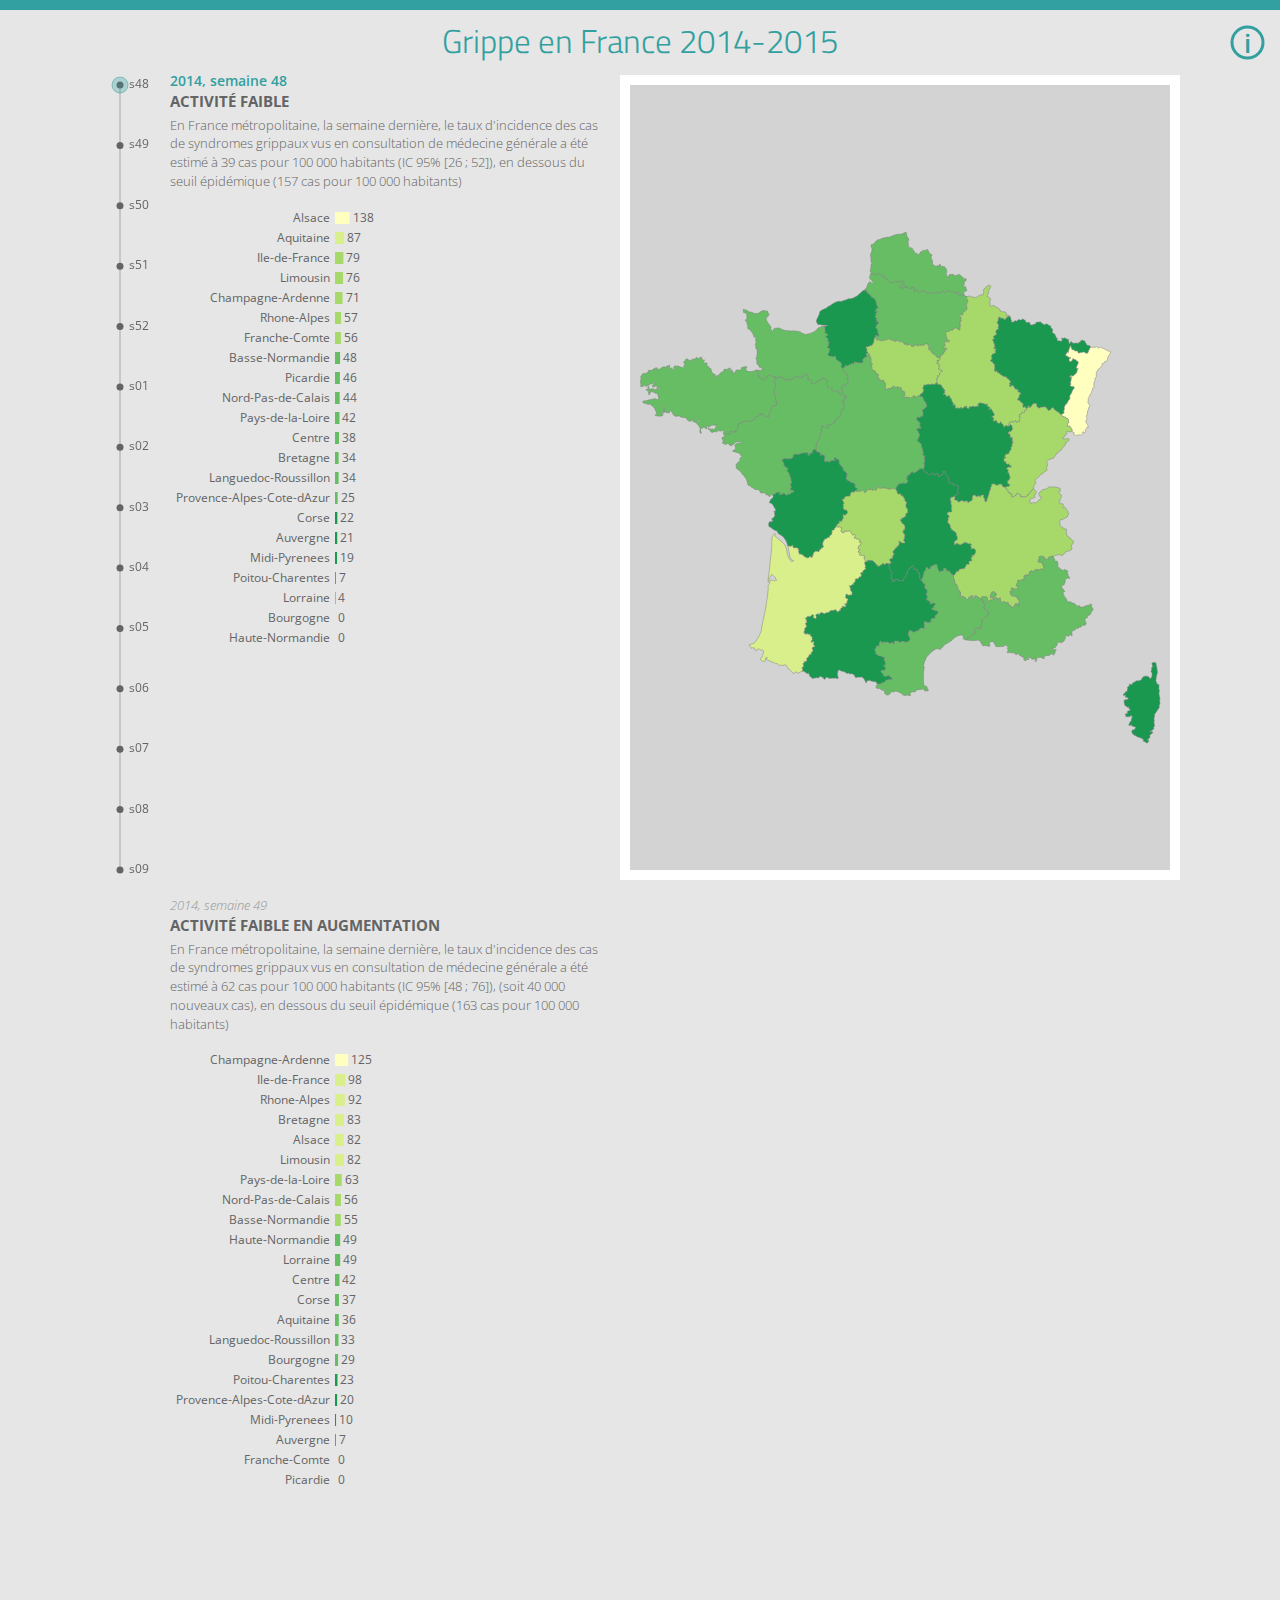
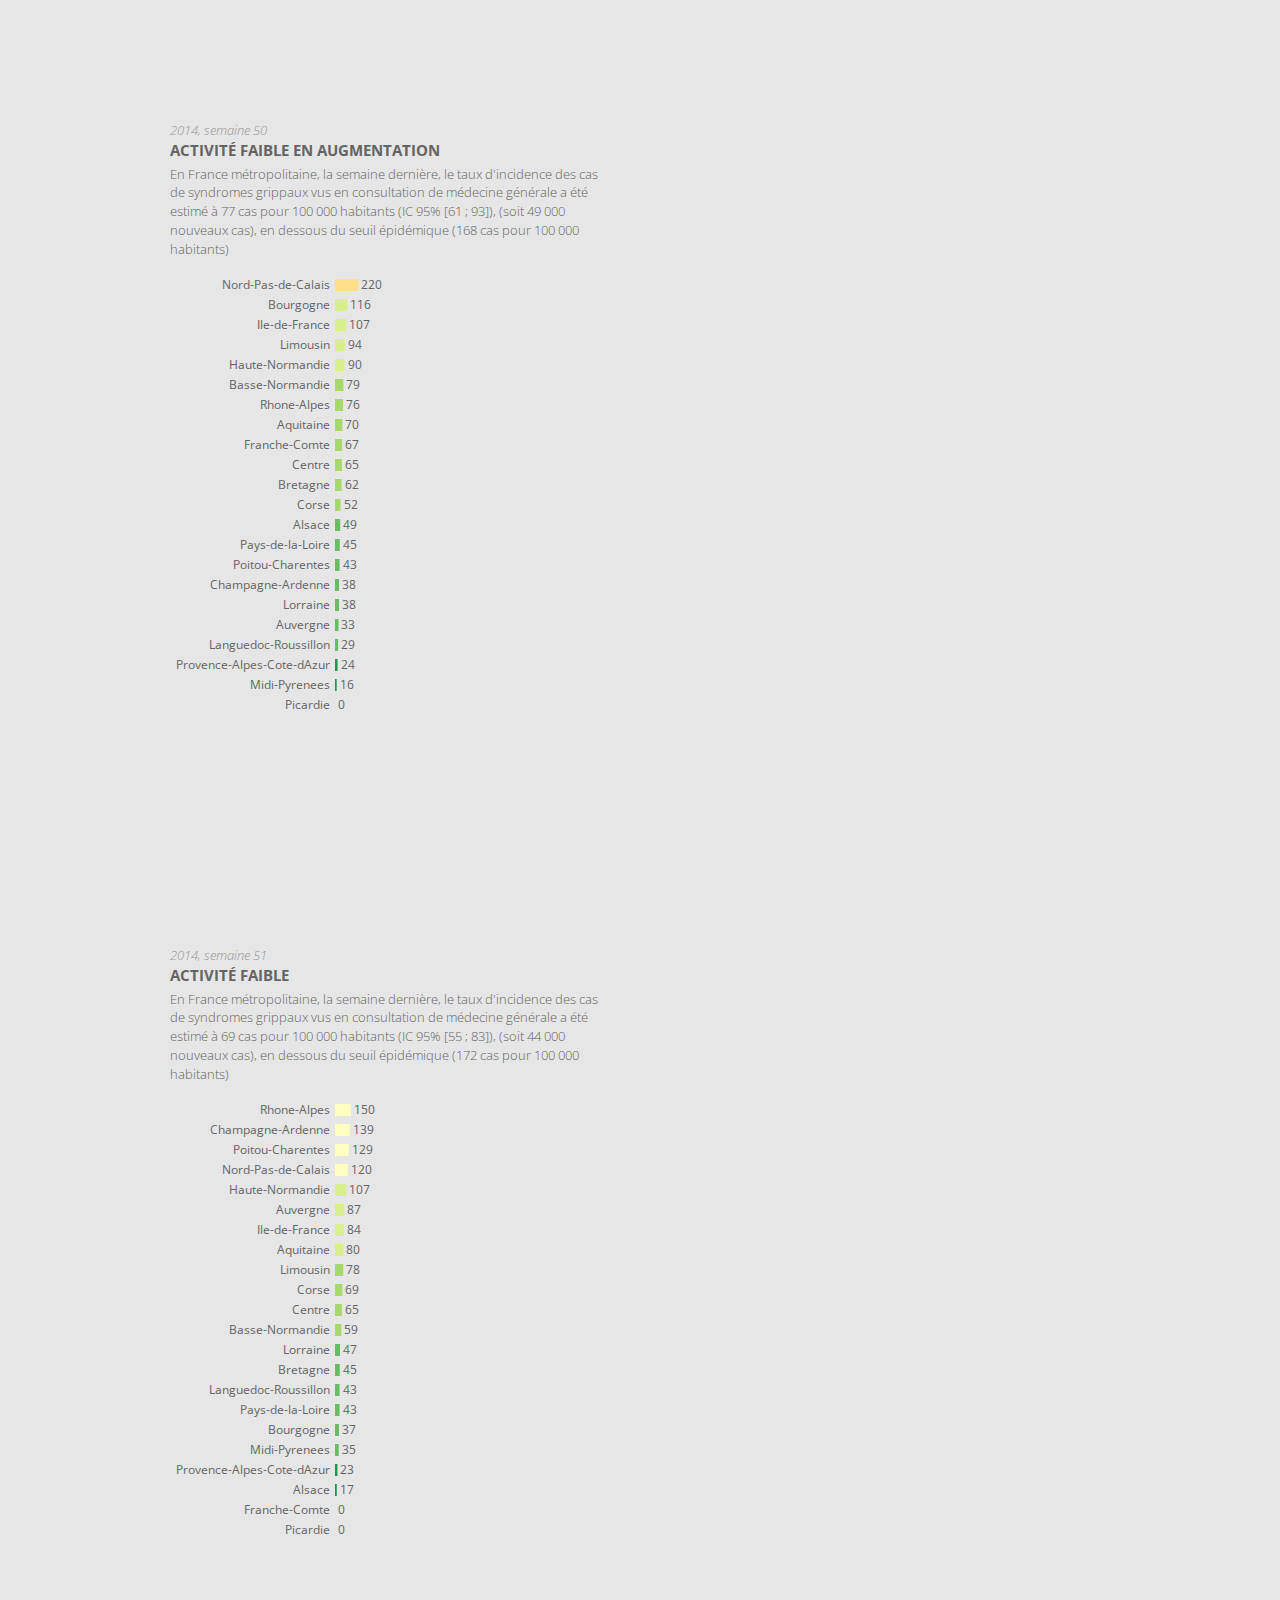
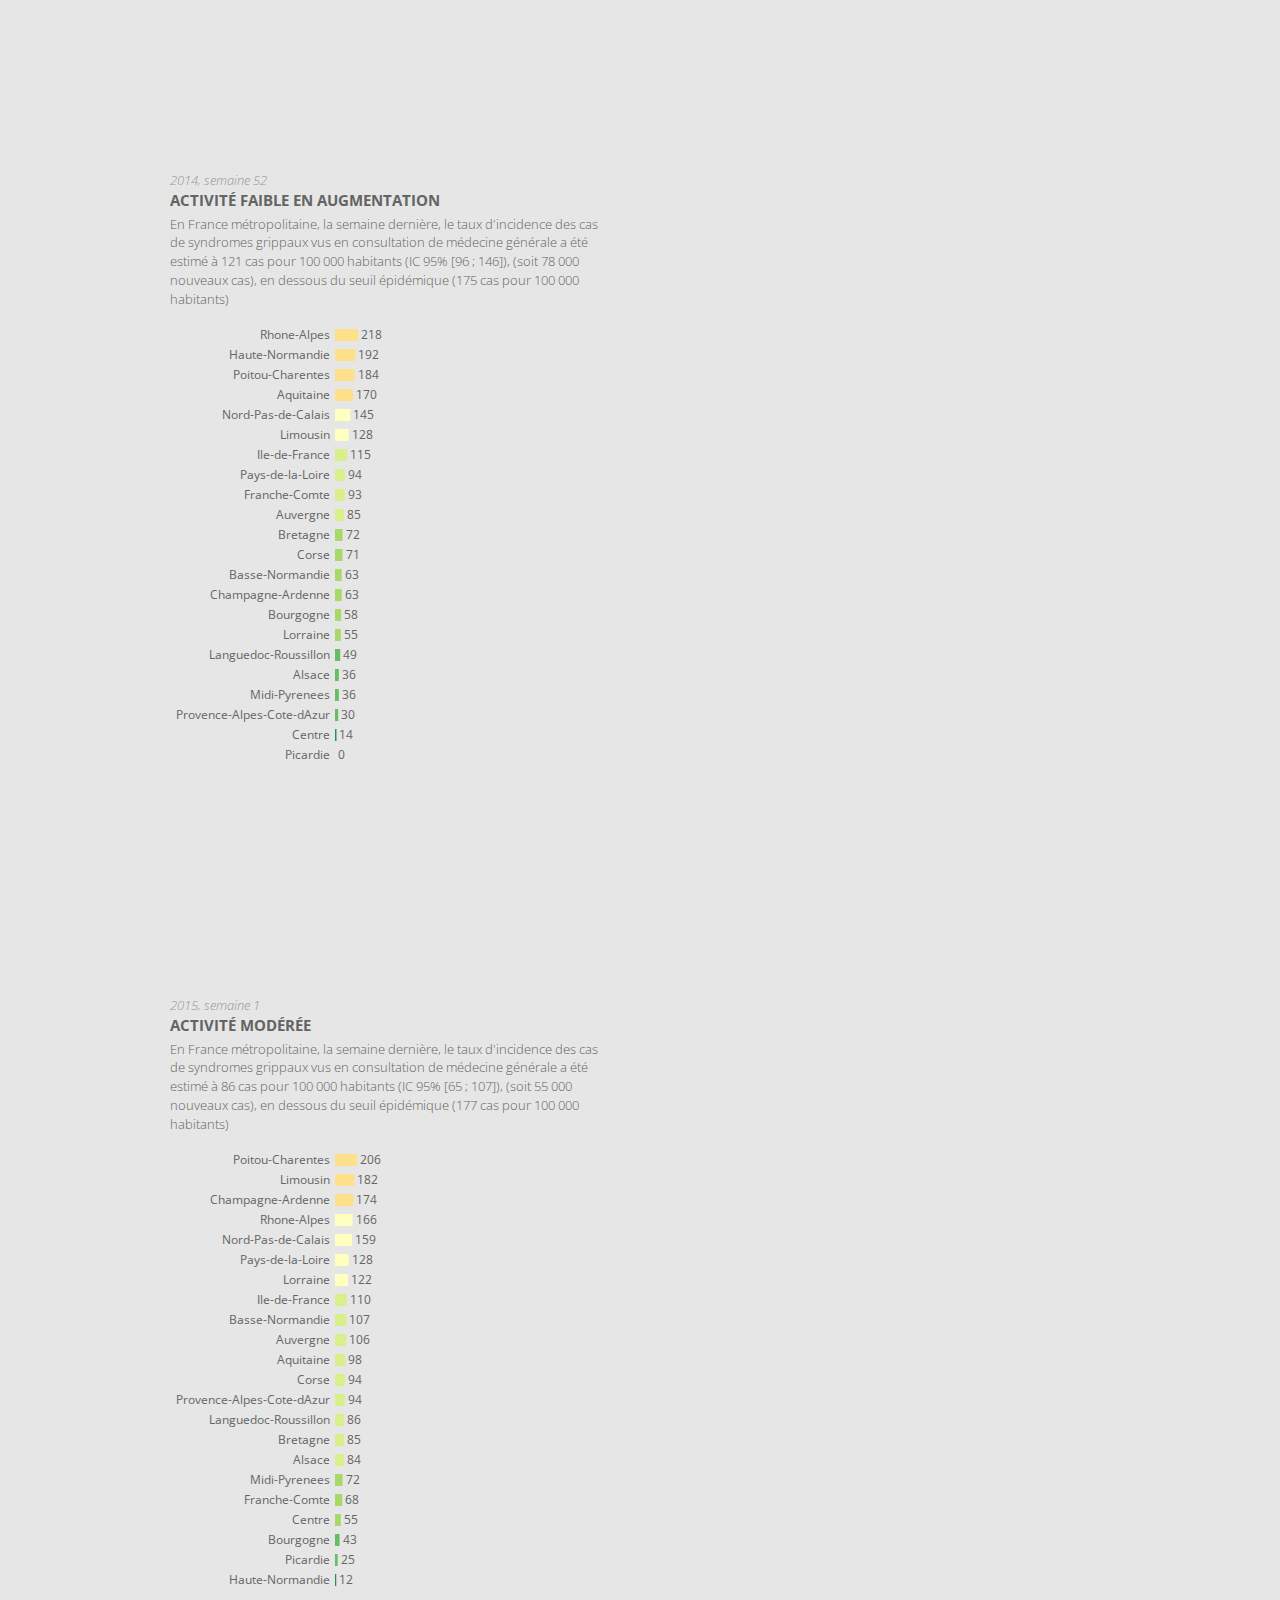
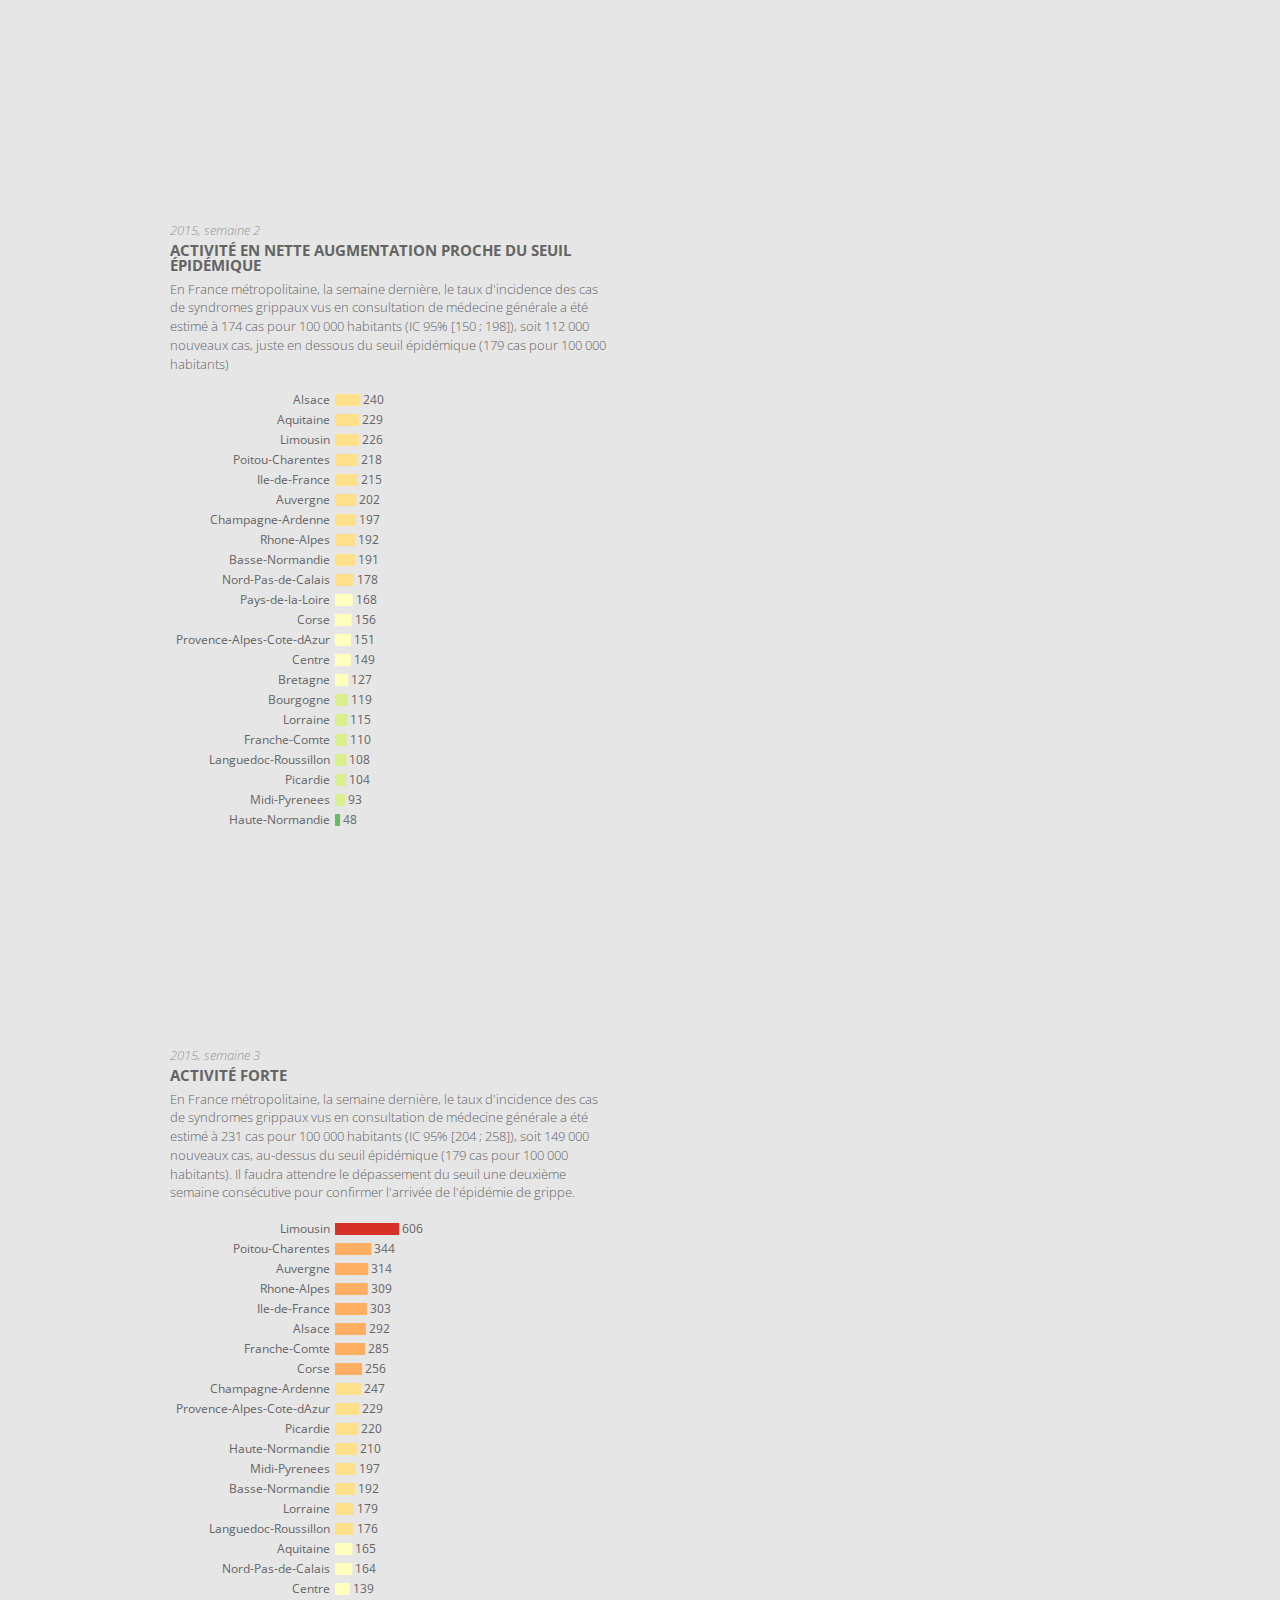
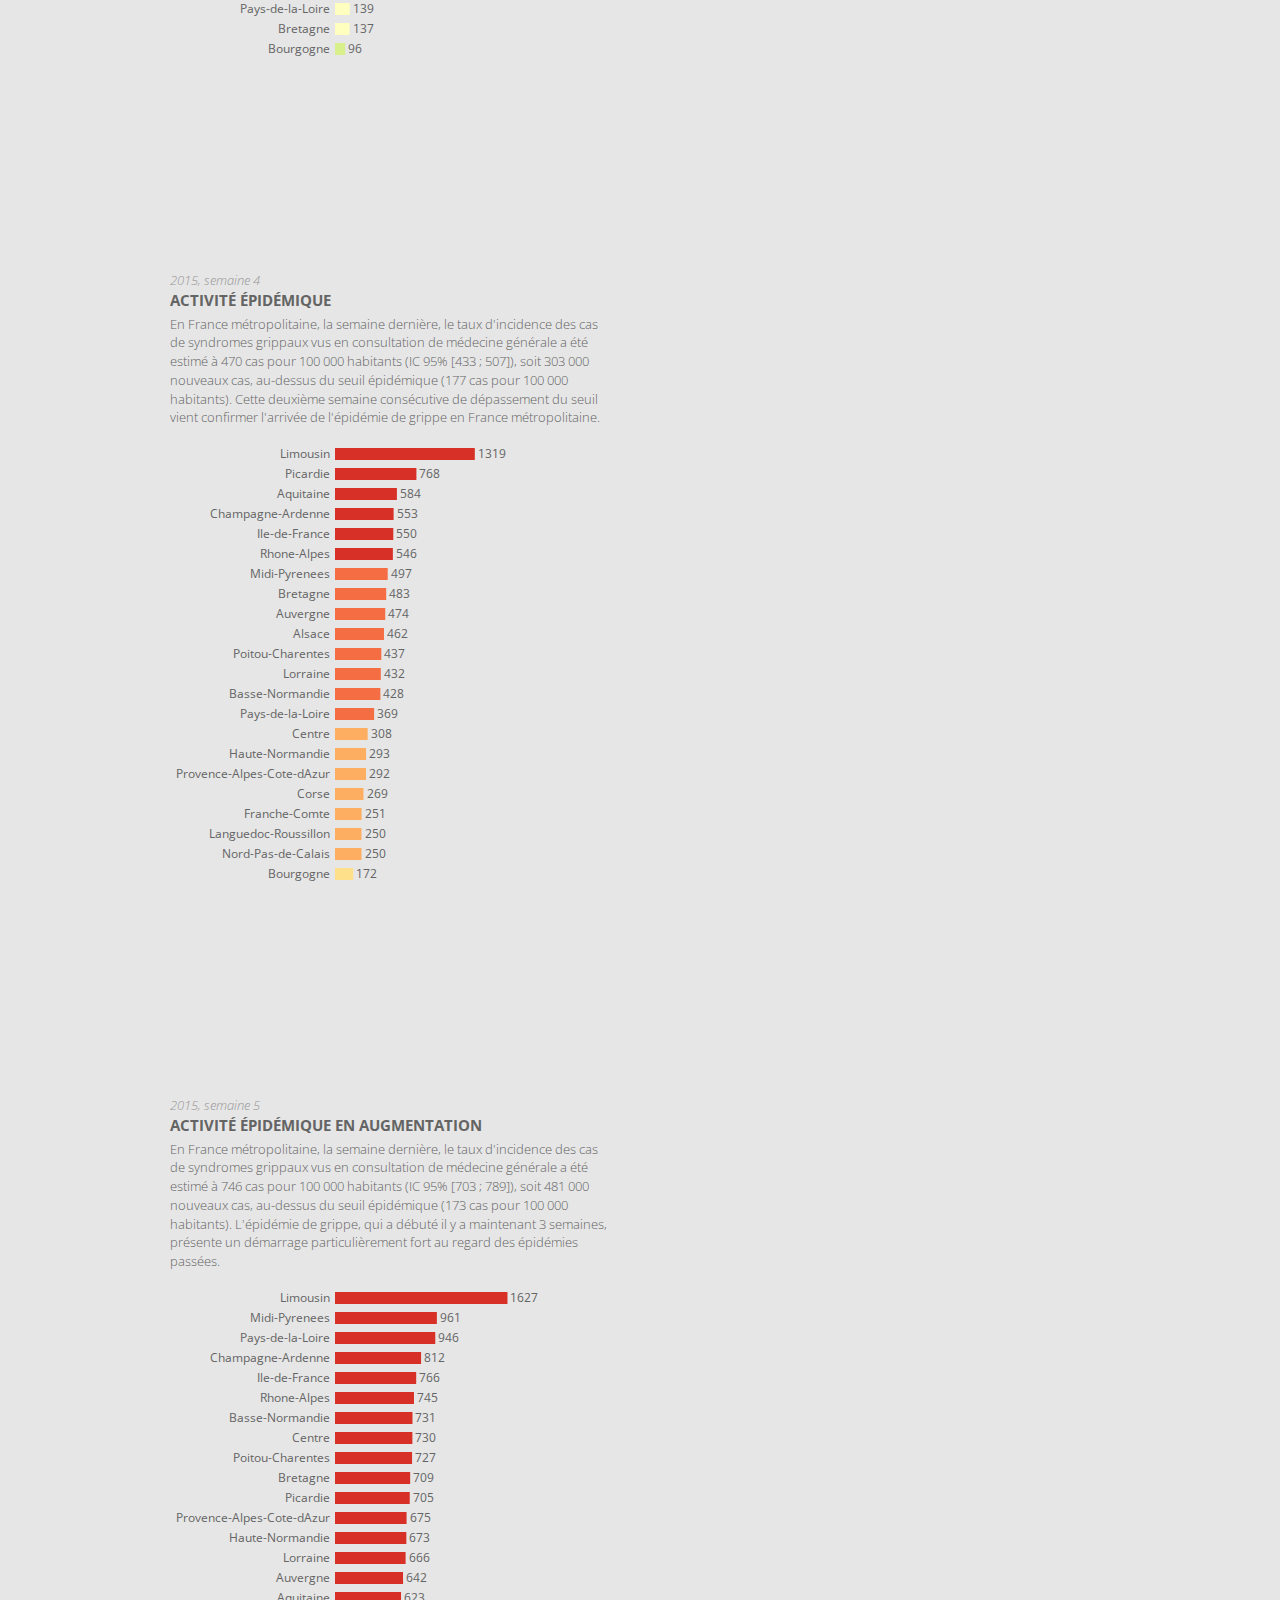
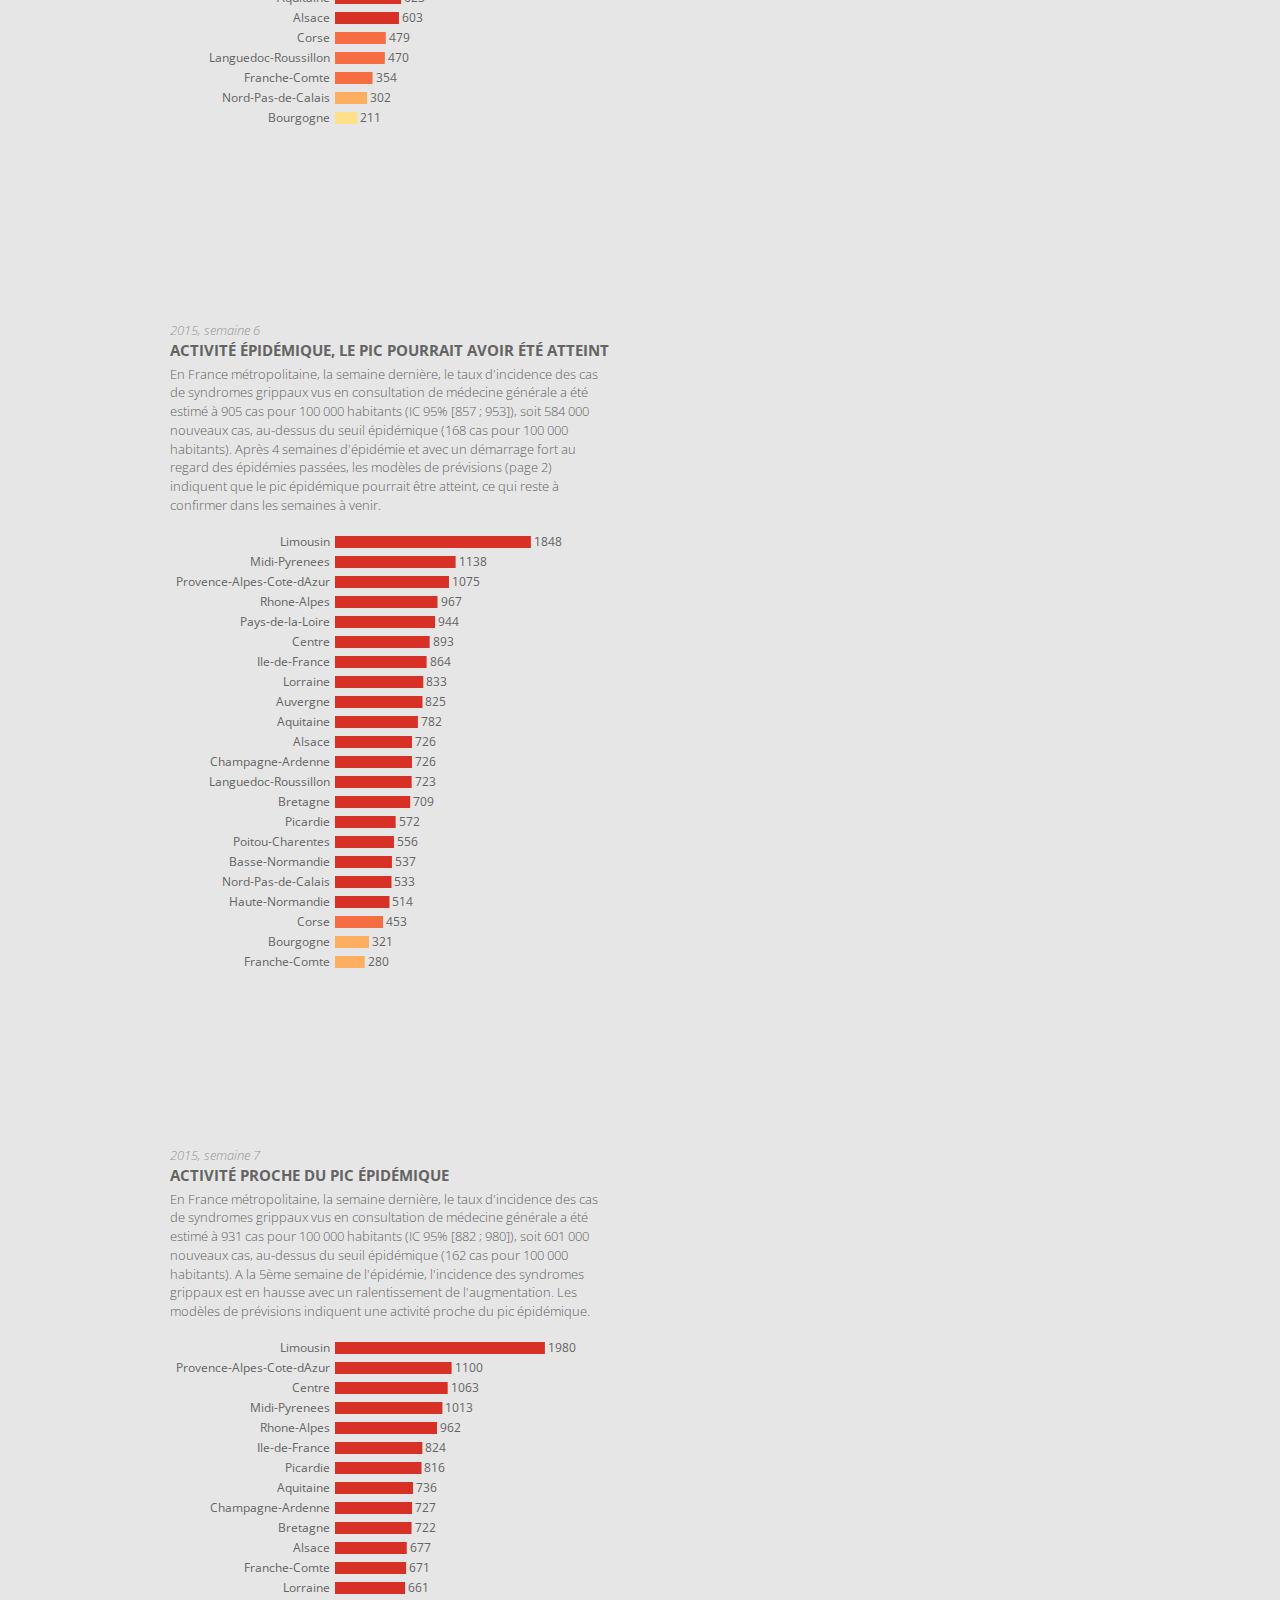
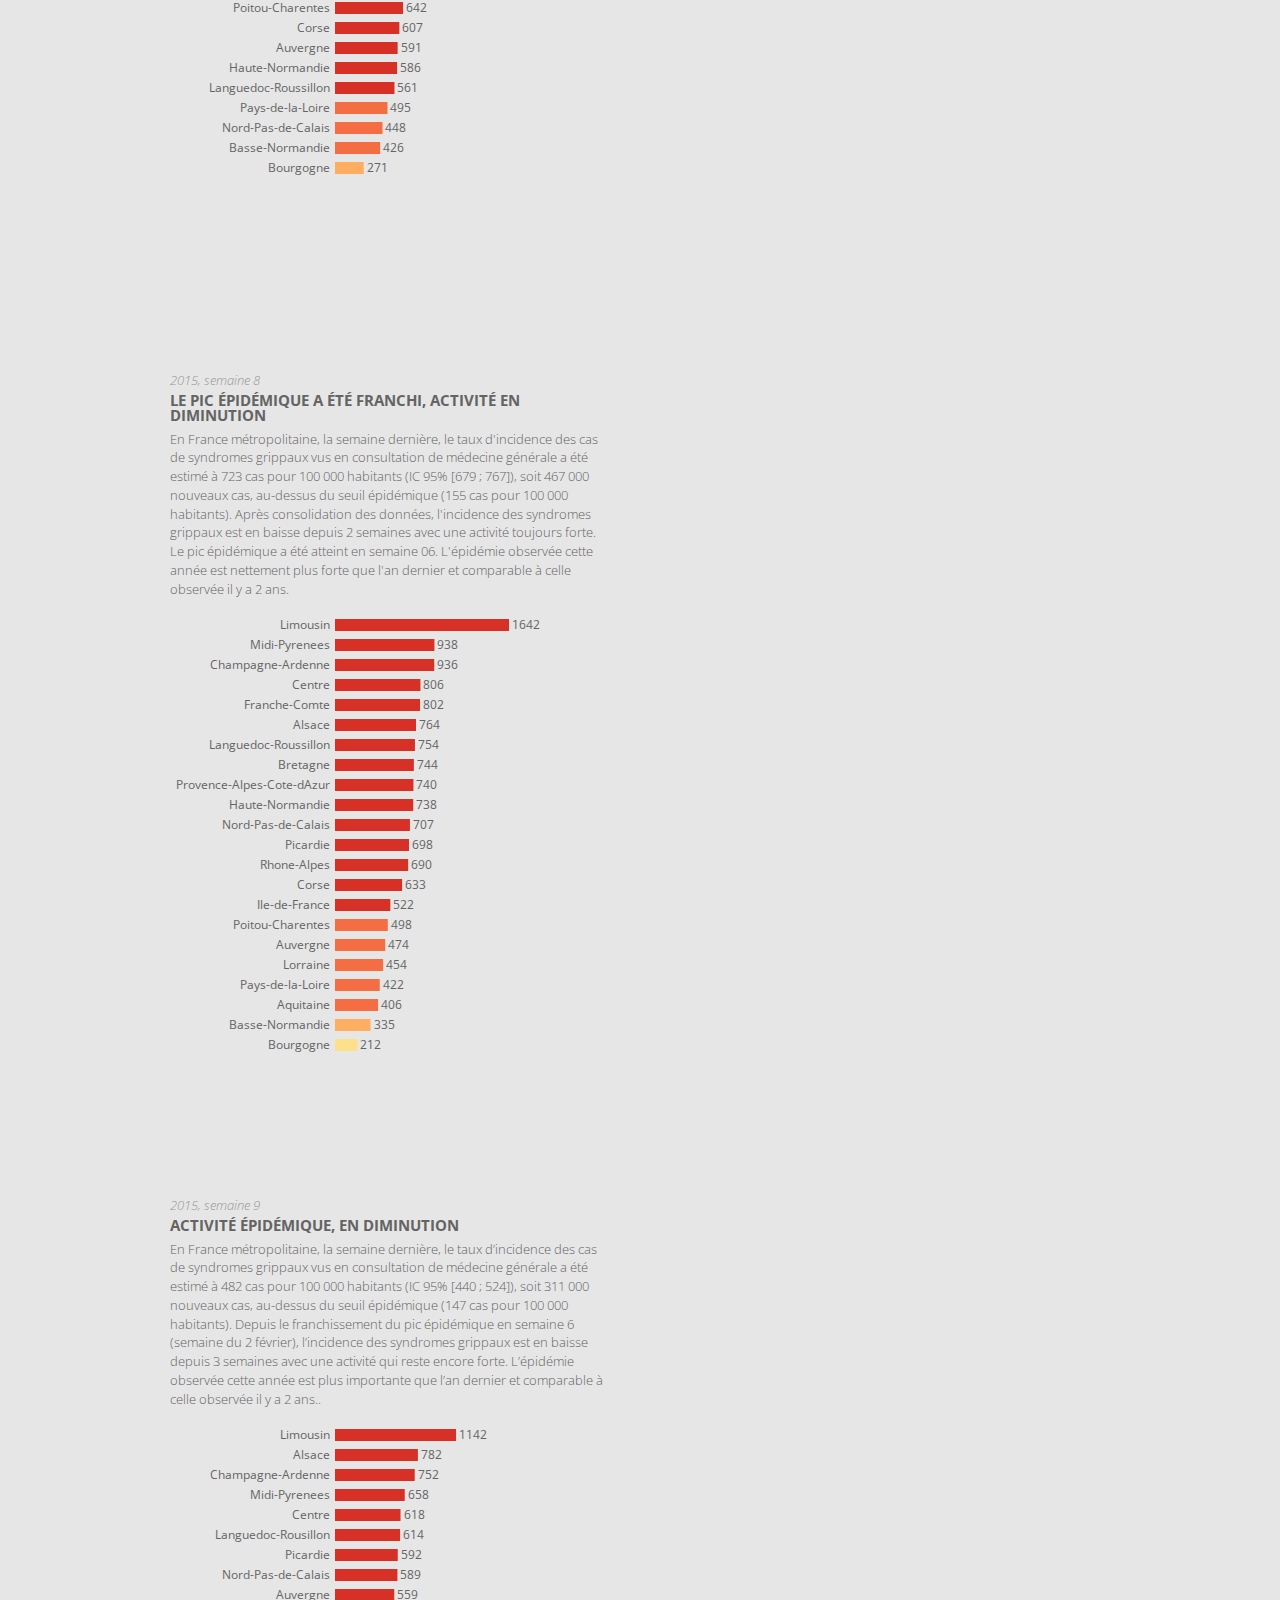
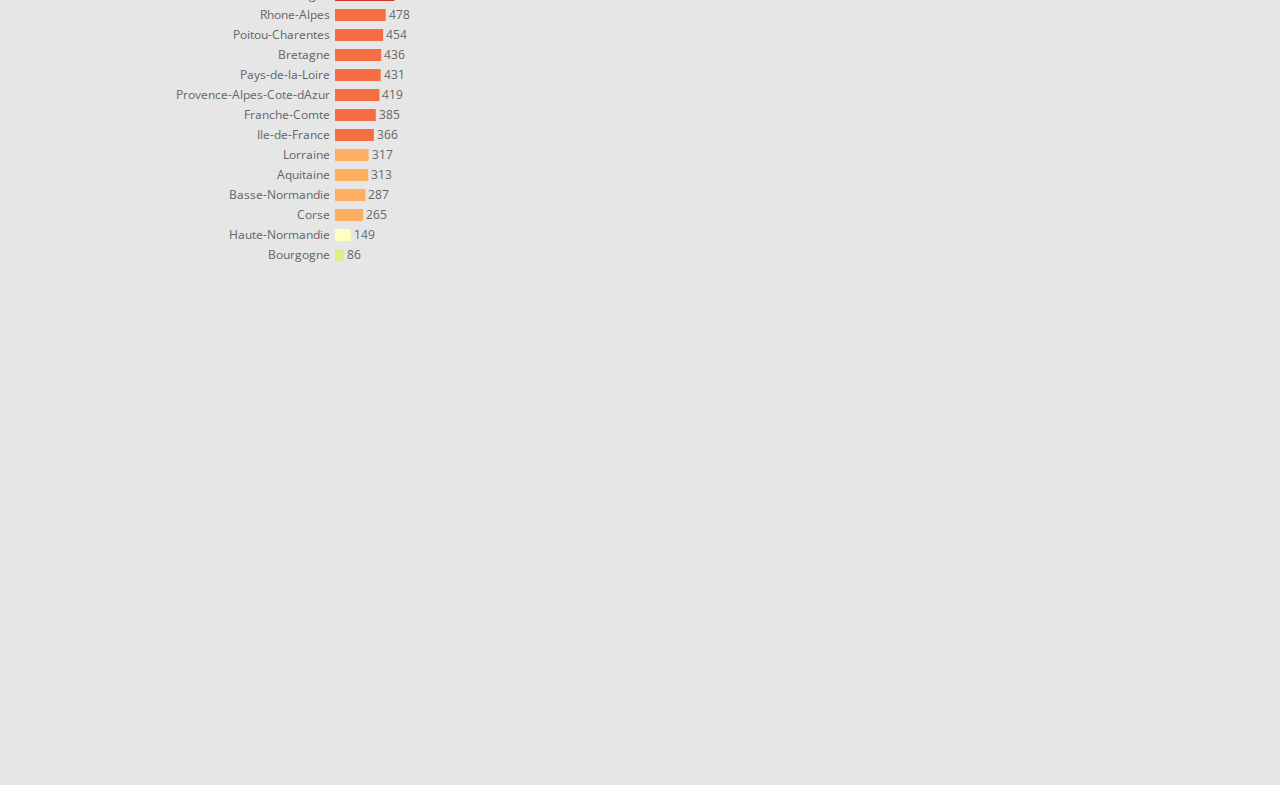
<file: Grippe-Narrative/index.html>
<!DOCTYPE html>

<html>
    <head>
        <title>Grippe 2014-2015</title>
        <meta charset="UTF-8">
        <meta name="viewport" content="width=device-width">
        <!-- load stylesheets -->
        <link rel="stylesheet" type="text/css" href="css/meyerweb.reset.css"/>
        <link rel="stylesheet" type="text/css" href="css/site.css"/>
  
    </head>
    <body>
        <div class="header">
            <h1>Grippe en France 2014-2015</h1>
            <div class="info"></div>
        </div>
        <div class="head-spacer"></div>
        <div class="charts main-content">
            <div id="timeline"></div>
            <div id="map"></div>  
        </div>  
        <div class="viz-content main-content"></div> 
        <div class="info-blocker hidden">
            <div class="info-content">
                <h2>Sources des données</h2>
                <p>Réseau Sentinelles <a href="http://websenti.u707.jussieu.fr/sentiweb/?page=database">base de données</a> et <a href="http://websenti.u707.jussieu.fr/sentiweb/?page=bulletin"> bulletins</a></p>
                <h2>Merci à Simon Johnson</h2>
                <p>dont le projet <a href="https://github.com/SimonbJohnson/Ebola-Narrative/">Ebola-Narrative</a> a inspiré cette visualisation</p>
            </div>
            <div class="info-exit">X</div>
        </div>
        <!-- load scripts -->
        <script src="js/jquery.min.js"></script>
        <script src="js/d3.v3.min.js"></script>
        <script src="data/data.js"></script>
        <script src="js/utils.js"></script>
        <script src="js/info_narrative.js"></script>        
    </body>
</html>
</file>
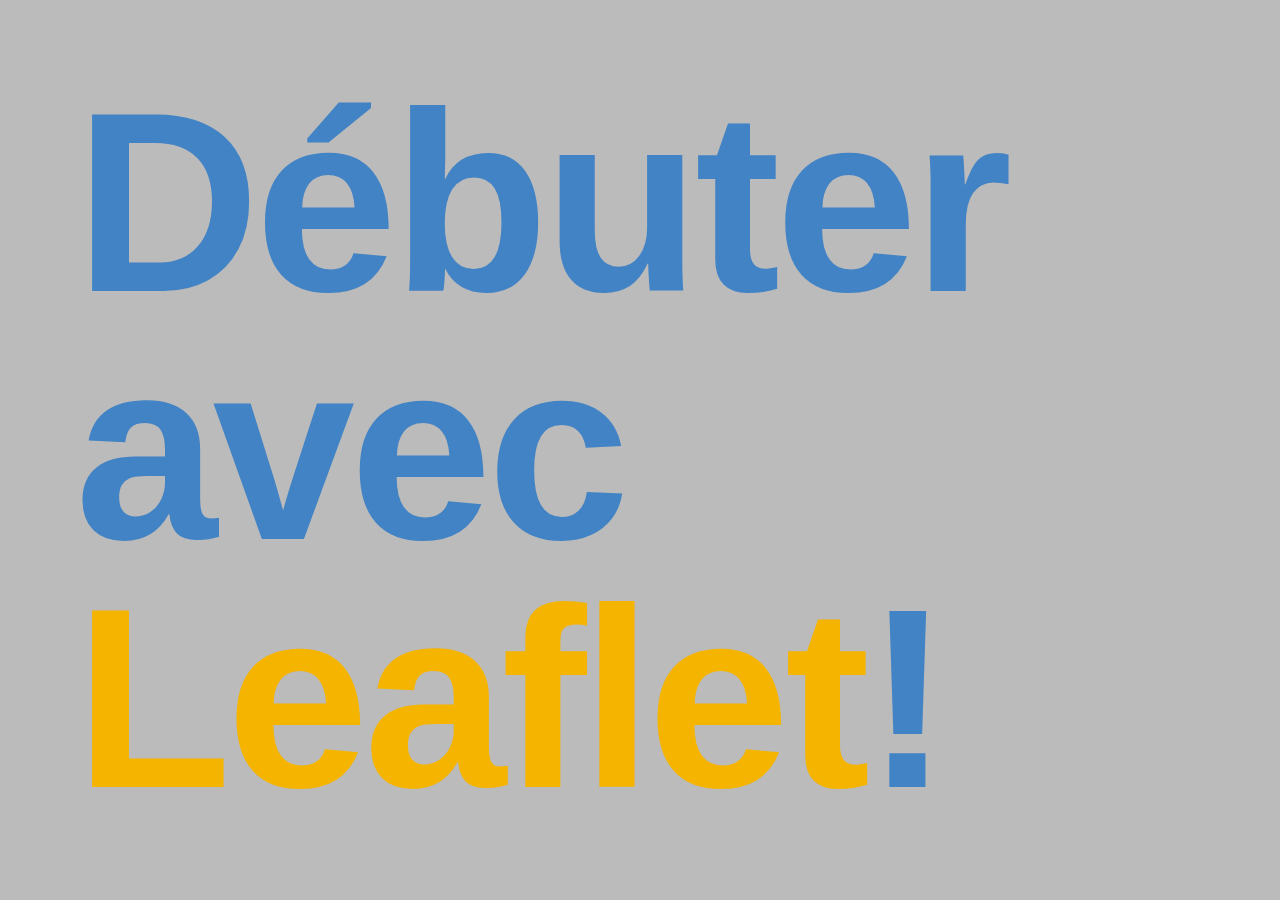
<file: leaflet-first-webmap/index.html>
<!DOCTYPE html><html><head><title>Big</title><meta charset='utf-8'><meta name="viewport" content="width=device-width, initial-scale=1.0, maximum-scale=1.0, user-scalable=0" />
<link href='big.css' rel='stylesheet' type='text/css' />
<style>
  .google {
    background-image: url(./images/google.png);
    background-repeat: no-repeat;
    background-position: left 25px;
  }
  .javascript {
    background-image: url(./images/javascript.png);
    background-repeat: no-repeat;
    background-position: center 25px;
    background-color: #fff;
  }
  .zero {
    background-image: url(./images/zero.PNG);
    background-repeat: no-repeat;
    background-position: center 25px;

  }
  .four {
    background-image: url(./images/tilegrid.png);
    background-repeat: no-repeat;
    background-position: center 40px;
  }
  .map {
    background-image: url(./images/map.png);
    background-repeat: no-repeat;
    background-size: 100%;
  }
  .html1 {
    background-image: url(./images/html1.png);
    background-repeat: no-repeat;
    background-size: 60%;
    background-position: center 40px;
  }
  .map2 {
    background-image: url(./images/map2.png);
    background-repeat: no-repeat;
    background-size: 100%;
  }
  .html2 {
    background-image: url(./images/html2.png);
    background-repeat: no-repeat;
    background-size: 50%;
    background-position: center 40px;
  }
  .leaflet-api {
    background-image: url(./images/leafletapi.png);
    background-repeat: no-repeat;
    background-size: 70%;
    background-position: center 25px;
  }
  .map3 {
    background-image: url(./images/map3.png);
    background-repeat: no-repeat;
    background-size: 100%;
  }
  .html3 {
    background-image: url(./images/html3.png);
    background-repeat: no-repeat;
    background-size: 50%;
    background-position: center 40px;
  }
  .map4 {
    background-image: url(./images/map4.png);
    background-repeat: no-repeat;
    background-size: 100%;
  }
  .html4 {
    background-image: url(./images/html4.png);
    background-repeat: no-repeat;
    background-size: 50%;
    background-position: center 40px;
  }
  .tile-loading {
    background-image: url(./images/tiles-loading.gif);
    background-repeat: no-repeat;
    background-size: 100%;
  }
  .slippy-map {
    background-image: url(./images/slippy-map.gif);
    background-repeat: no-repeat;
    background-size: 100%;
  }
  .html {
    background-image: url(./images/html.png);
    background-repeat: no-repeat;
    background-position: center 25px;
    background-color: #fff;
  }
</style>
<script src='big.js'></script>
</head><body>
<div>Débuter avec <strong>Leaflet</strong>!</div>
<div>Cette présentation est sur <a href="http://maptime-alpes.com/leaflet-first-webmap">http://maptime-alpes.com/ leaflet-first-webmap</a>.</div>
<div>Elle est fortement inspirée de la présentation de <a href="http://twitter.com/lyzidiamond">@lyzidiamond</a>.</div>
<div><em>Salut!</em> je suis Arnaud. Je vie à <strong>Grenoble</strong>. Je travaille chez <em>esri France</em>. Je participe à <a href='http://maptime-alpes.com'/>Maptime Alpes</a>.</div>
<div>Parlons de <strong>web maps</strong>!</div>
<div>Qu'est ce qu'une <em>web map</em>?</div>
<div><strong>Avant tout:</strong> une web map est une <em>carte</em> sur le <em>web</em>.</div>
<div><strong>(Heu.)</strong></div>
<div><em>Comment</em> mettre des cartes sur le web?</div>
<div data-bodyclass="html">HTML!</div>
<div>Le <strong>HTML</strong> est le <em>langage</em> des sites web.</div>
<div>Mais quand nous <strong>pensons</strong> web maps, nous pensons <em>interactivité</em>. Nous pensons...</div>
<div data-bodyclass="google">Google Maps!</div>
<div>Je me <strong>trompe</strong>?</div>
<div>Nous voulons de l'<strong>interactivité</strong>. Nous voulons que les utilisateurs <em>agissent</em> avec nos cartes.</div>
<div><em>Comment</em> ajoute-t-on de l'<strong>interactivité</strong> sur le web?</div>
<div data-bodyclass="javascript">Javascript!</div>
<div>Mais revenons <strong>à la base</strong> et parlons <em>d'une web map</em>.</div>
<div>Une partie des diapos viennent de la présentation donnée ici par <a href="http://twitter.com/abenroberts ">Adam Roberts</a> <a href="http://maptime-alpes.com/anatomy-of-a-web-map/">Anatonomie d'une Web Map</a>. </div>
<div>Parlons d'abord de  <em>tuiles</em>.</div>
<div><strong>Tuiles Raster (images)</strong>, souvent. <em>Tuiles Vectorielle </em> dans certains cas.</div>
<div>"... web maps sont constituées de nombreuses images carrées appelées <em>tuiles</em>."</div>
<div>"Ces tuiles sont généralement de <strong>256x256 pixels</strong>, et sont positionnées <em>côte à côte</em> afin de créer une  <strong>grande image</strong>."</div>
<div><a href="http://mapbox.com/developers/guide">Merci MapBox pour l'explication !</a></div>
<div data-bodyclass="tile-loading">Toutes ces tuiles se chargent <em>plus vite</em> qu'une seule grande image.</div>
<div data-bodyclass="slippy-map">Cela permet ensuite de <em>repositionner</em> la carte avec <strong>fluidité</strong>.</div>
<div>Chaque <em>niveau de zoom</em> a son propre jeu de <strong>tuiles</strong>.</div>
<div><em>Niveau de zoom 0:</em> <strong>1</strong> tuile pour le monde.</div>
<div data-bodyclass="zero"></div>
<div>A chaque <em>niveau de zoom</em>, le nombre de tuile augmente <strong>exponentiellement.</strong></div>
<div><em>Niveau de zoom 1:</em> <strong>4</strong> tuiles pour le monde.</div>
<div data-bodyclass="four"></div>
<div><em>Niveau de zoom 2:</em> <strong>16</strong> tuiles pour le monde.</div>
<div>... <strong>vous avez compris l'idée.</strong></div>
<div>Les cartes tuilées sont <em>des images statiques sur internet</em>.</div>
<div><em>Super!</em> Quel est le rapport avec <a href="http://leafletjs.com">Leaflet</a>?</div>
<div>Ces fichiers <strong>existent quelque part</strong> sur une page web. Ils doivent savoir <em>quand</em> se charger et quand <strong>réagir</strong> aux clics et autres tirer/glisser.</div>
<div>Leaflet est une <strong>librairie Javascript</strong> permettant de <em>faire cela</em>.</div>
<div>Ajouter des <strong>libraries Javascript</strong> dans vos pages c'est <em>étendre</em> les possibilités de votre code.</div>
<div>Vous avez <strong>accès</strong> grâce à la librairie à de nombreux <em>outils</em> pour créer des cartes et leur donner des <strong>fonctionnalités</strong> usuelles.</div>
<div data-bodyclass="leaflet-api"></div>
<div>Pour tout savoir sur <em>Leaflet</em> allez sur <a href="http://leafletjs.com">leafletjs.com</a>.</div>
<div><strong>Première chose</strong> que nous allons faire avec Leaflet: créer un <em>conteneur de carte</em>.</div>
<div data-bodyclass="map"><pre><span>var map = L.map('leaflet-map');</span></pre></div>
<div><pre><span>'leaflet-map'</span></pre> fait référence à un <strong>div</strong> où la carte va se positionner.</div>
<div data-bodyclass="html1"></div>
<div>Mais c'est <em>vide</em>. Nous n'avons ajouté aucune <strong>tuile</strong>. <em>Allons y!</em>.</div>
<div>Il existe de nombreux <strong>jeux de tuiles gratuits</strong> sur internet. Nous allons utiliser un jeu de <a href="http://stamen.com">Stamen</a>.</div>
<div data-bodyclass="map2"><pre><span>var map = L.map('leaflet-map').<br>setView([45.18, 5.72], 13);<br><br>L.tileLayer('http://{s}.tile.stamen.com/watercolor/{z}/{x}/{y}.png').<br>addTo(map);</span></pre></div>
<div>Nous avons ajouté des <em>tuiles</em>, et centré la carte sur <strong>Grenoble</strong>, avec un <em>niveau de zoom</em>.</div>
<div data-bodyclass="html2"></div>
<div>Nous avons ainsi une carte de <em>référence</em> <strong>sans information</strong>, mais une <em>carte</em> tout de même.</div>
<div>Que pouvons nous montrer sur <strong>la carte</strong>? Peut être <em>CoWork</em> où nous sommes.</div>
<div><strong>Nous pouvons le faire!</strong></div>
<div data-bodyclass="map3"><pre><span>L.marker([45.19129, 5.73332]).addTo(map);</span></pre></div>
<div>Nous avons ajouté un <em>marker</em> aux coordonnées <strong>lat/lon</strong> de CoWork sur la carte.</div>
<div data-bodyclass="html3"></div>
<div><strong>Dernière chose:</strong> ajoutons une <em>popup</em> au marker. Un <strong>clic</strong> affichera <em>des informations.</em></div>
<div data-bodyclass="map4"><br><br><pre><span>L.marker([45.19129, 5.73332])<br>.bindPopup("CoWork").addTo(map);</span></pre></div>
<div><strong>Associons une popup</strong> au marker indiquant ainsi <em>CoWork</em>.</div>
<div data-bodyclass="html4"></div>
<div><strong>C'est fait!</strong> Nous avons créer une <em>web map</em>!</div>
<div>Vous pouvez trouver cet exemple sur <a href="http://maptime-alpes.com/leaflet-first-webmap/map.html">http://maptime-alpes.com/leaflet-first-webmap/map.html</a>.</div>
<div>Est-ce que c'est <strong>fun?</strong>!</div>
<div><em>Vous</em> allez maintenant faire votre <strong>carte</strong>!</div>
<div><em>Allez</em> sur <a href="http://jsbin.com/hivula">http://jsbin.com/hivula</a><br/>Aide leaflet: <a href="http://leafletjs.com">http://leafletjs.com</a><br/>URL pour les tuiles Stamen watercolor<pre><span>'http://{s}.tile.stamen.com/
watercolor/{z}/{x}/{y}.png'</span></pre>Centrer la carte sur Grenoble lat/lon [45.18, 5.72] et zoom 13</div>
<div>Pour vérifier <a href="http://jsbin.com/voqete/">http://jsbin.com/voqete/</a><br/>Maintenant ajoutez un marker au coordonnées suivantes : <strong>45.19129° N, 5.73332° E</strong></div>
<div>Pour vérifier <a href="http://jsbin.com/dezopu">http://jsbin.com/dezopu</a></div>
<div>Ajoutons d'autres fonds de plan <a href="http://leaflet-extras.github.io/leaflet-providers/preview/">http://leaflet-extras.github.io/leaflet-providers/preview/</a></div> 
<div>Voici avec une combo de sélection <a href="http://jsbin.com/pexati">http://jsbin.com/pexati</a><br/>
Autre solution plus intégrée à <em>leaflet</em> <a href="http://jsbin.com/cemimo">http://jsbin.com/cemimo</a></div>
<div>Vous retrouverez les sources, la présentation sur <a href="https://github.com/MaptimeAlpes/leaflet-first-webmap">https://github.com/MaptimeAlpes/ leaflet-first-webmap</a></div>
<div>Merci pour votre participation!</div>
<div>N'hésitez pas à me contacter sur Twitter <a href="http://twitter.com/arferrand">@arferrand</a>!</div>
</body>
</html>
</file>
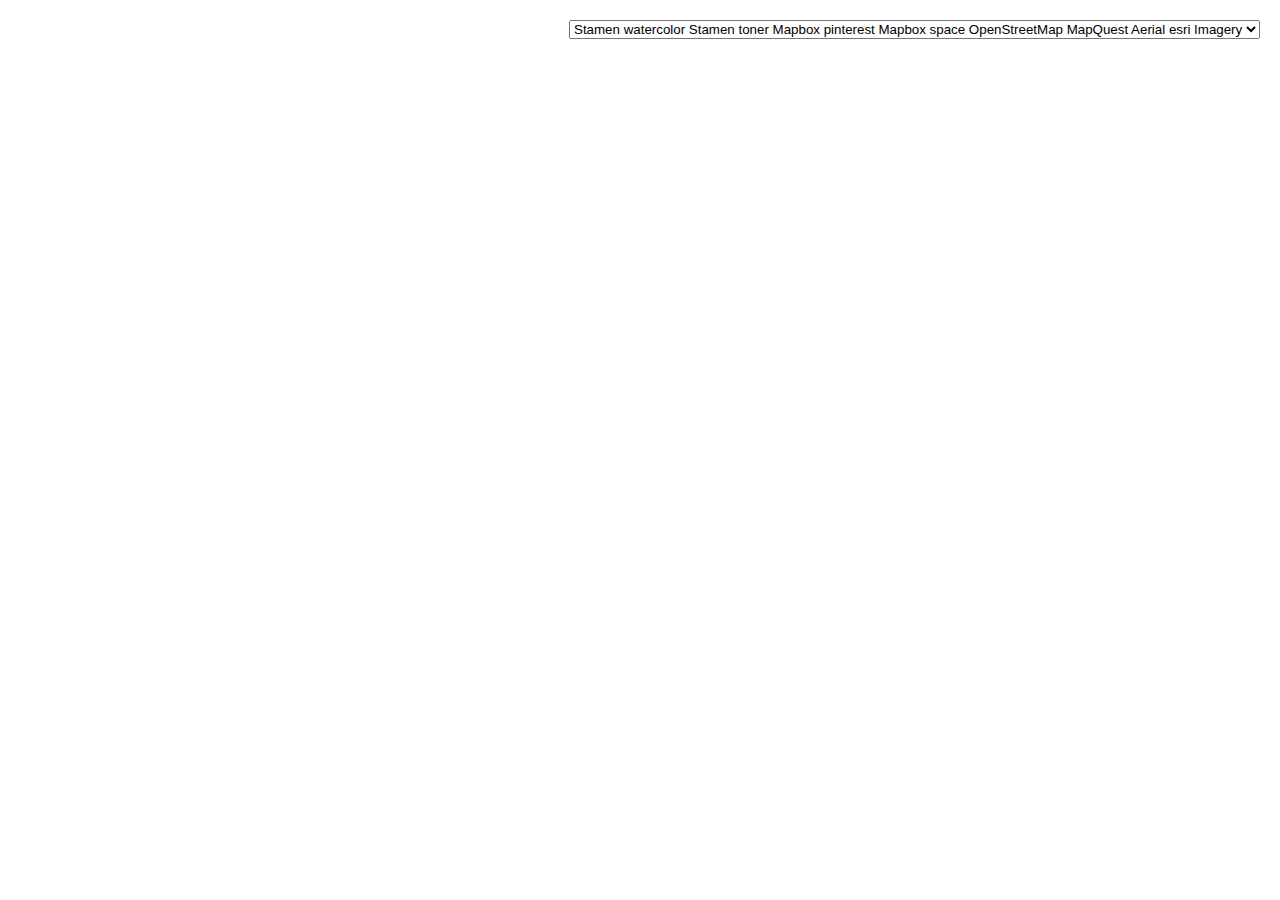
<file: leaflet-first-webmap/exercices-2b.html>
<!DOCTYPE html>
<html>
<head>
  <meta name='viewport' content='width=device-width, initial-scale=1.0, maximum-scale=1.0, user-scalable=no' />
  <!--[if lte IE 8]>
     <link rel="stylesheet" href="http://cdn.leafletjs.com/leaflet-0.7/leaflet.ie.css" />
  <![endif]-->
  <style type="text/css">
    body {
      padding: 0;
      margin: 0;
    }
    html, body, #leaflet-map {
      height: 90%;
    }
    #basemaps-wrapper {
      position: absolute;
      top: 10px;
      right: 10px;
      z-index: 10;
      background: white;
      padding: 10px;
    }
    #basemaps {
      margin-bottom: 5px;
    }

  </style>
  <link rel="stylesheet" href="http://cdn.leafletjs.com/leaflet-0.7.3/leaflet.css" />
  <script src="http://cdn.leafletjs.com/leaflet-0.7.3/leaflet.js"></script>
</head>
<body>
  <div id="leaflet-map"></div>
  <div id='basemaps-wrapper' class='leaflet-bar'>
    <select name='basemaps' id='basemaps'>
      <option value='watercolor'>Stamen watercolor<options>
      <option value='toner'>Stamen toner<options>
      <option value='pinterest'>Mapbox pinterest</option>
      <option value='space'>Mapbox space<options>
      <option value='osm'>OpenStreetMap<options>
      <option value='aerial'>MapQuest Aerial<options>
      <option value='imagery'>esri Imagery<options>
    </select>
  </div>
  <script>
var map = L.map('leaflet-map').setView([45.18, 5.72], 13);
var layer = L.tileLayer('http://{s}.tile.stamen.com/watercolor/{z}/{x}/{y}.png').addTo(map);
L.marker([45.19129, 5.73332]).bindPopup("Cowork In Grenoble<br/>12 rue Servan<br/>Meetup MapTime-Alpes").addTo(map);

var basemaps = document.getElementById('basemaps');
basemaps.addEventListener('change', function() {
  changeBasemap(basemaps.value);
});

function changeBasemap(basemap) {
  if (layer) {
    map.removeLayer(layer);
  }
  switch (basemap) {
    case 'toner':
      layer = L.tileLayer('http://{s}.tile.stamen.com/toner/{z}/{x}/{y}.png').addTo(map);
      break;
    case 'terrain':
      layer = L.tileLayer('http://{s}.tile.stamen.com/terrain/{z}/{x}/{y}.png').addTo(map);
      break;
    case 'pinterest':
      layer = L.tileLayer('http://{s}.tiles.mapbox.com/v3/pinterest.map-ho21rkos/{z}/{x}/{y}.png').addTo(map);
      break;
    case 'space':
      layer = L.tileLayer('http://{s}.tiles.mapbox.com/v3/eleanor.ipncow29/{z}/{x}/{y}.png').addTo(map);
      break;
    case 'osm':
      layer = L.tileLayer('http://{s}.tile.openstreetmap.org/{z}/{x}/{y}.png').addTo(map);
      break;
      case 'aerial':
      layer = L.tileLayer('http://otile{s}.mqcdn.com/tiles/1.0.0/sat/{z}/{x}/{y}.png', {subdomains: '1234'}).addTo(map);
      break;
    case 'imagery':
      layer= L.tileLayer( 'http://server.arcgisonline.com/ArcGIS/rest/services/World_Imagery/MapServer/tile/{z}/{y}/{x}').addTo(map);
      break;
    default:
      layer = L.tileLayer('http://{s}.tile.stamen.com/watercolor/{z}/{x}/{y}.png').addTo(map);
  break;      
  }
}

  </script>
</body>
</html>
</file>
<file: Grippe-Narrative/css/site.css>
@import url(http://fonts.googleapis.com/css?family=Open+Sans:300,600,700,300italic);
@import url(http://fonts.googleapis.com/css?family=Titillium+Web:300);

body {
  font-family: 'Open Sans', sans-serif;
  font-weight: 300;
  font-size: 62.5%;
  color: rgb(100,100,100);
  background-color: rgb(230,230,230);
}

h1 {font-size:3.25em}
h2 {font-size:2em}
h3 {font-size:1.5em}
h4 {font-size:1em}

h1, h2, h3, h4, h5 {
  font-family: 'Open Sans', sans-serif;
  font-weight: 700;
}

@media only screen and (min-width : 768px) {
  .main-content,.viz-content {
    width: 760px;
  }
  .scrolling-center {
    margin-left: 50px;
    margin-right: 400px;
  }
}
@media only screen and (min-width : 1024px) {
  .main-content,.viz-content {
    width: 960px;
  }
  .scrolling-center {
    margin-left: 50px;
    margin-right: 450px;
  }
}
@media only screen and (min-width : 1224px) {
  .main-content,.viz-content {
    width: 1080px;
  }
  .scrolling-center {
    margin-left: 50px;
    margin-right: 550px;
  }
}
@media only screen and (min-width : 1824px) {
  .main-content,.viz-content {
    width: 1260px;
  }
  .scrolling-center {
    margin-left: 50px;
    margin-right: 650px;
  }
}

.header {
  height: 65px;
  border-top: 10px solid rgb(50,160,160);
  position: fixed;
  top:0;
  left:0;
  right:0;
  background-color: rgb(230,230,230);
  z-index: 2000;
}

.header h1 {
  font-family: 'Titillium Web', sans-serif;
  font-weight: 300;
  color: rgb(50,160,160);
  margin-top: 15px;
  text-align: center;
}
.header .info {
  height: 65px;
  width: 65px;
  position: absolute;
  top: 0;
  right: 0;
}
.info .info-circle {
  stroke: rgb(50,160,160);
  fill-opacity: 0;
}
.info .info-i {
  fill: rgb(50,160,160);
  font-family: 'Open Sans', sans-serif;
  font-weight: 600;
}
.info svg>g {
  cursor: pointer;
}

.head-spacer {
  height: 75px;
  width:100%;
}

.charts {
  margin: 0 auto;
  z-index: 2000;
  position: fixed;
  top:75px;
  left:0;
  right:0;
}

.viz-content {
  position: relative;
  margin: 0 auto 400px auto;
  z-index: 1000;
}

#timeline{
  position: absolute;
  top:0;
  left:0;
  bottom:0;
  width:50px;
}

.tl_circle {
  fill: rgb(100,100,100);
}

.tl_trigger_circle {
  fill-opacity: 0;
  cursor: pointer;
}

.tl_line {
  stroke: rgb(100,100,100);
}

#map {
  position: absolute;
  top:0;
  right:0;
  bottom:0;
}

.map-container {
  border: 10px solid white;
  background-color: lightgray;
}

.narrative-content {
  margin: 0 20px 40px 20px;
  z-index: 3000;
}

.narrative-content h3 {
  text-transform: uppercase;
  margin: 5px 0 8px;
}

.narrative-content p {
  font-size: 1.25em;
  line-height: 1.5em;
  margin-bottom: 10px;
}

.narative-date {
  font-size: 1.25em;
  font-weight: 300;
  font-style: italic;
  color: rgb(150,150,150);
}

.narative-date.current {
  font-size: 1.35em;
  font-weight: 600;
  font-style: normal;
  color: rgb(50,160,160);
}

#endbuffer{
  height:700px;
}

.subtitle {
  margin-top: 0px;
  margin-bottom: 5px;
  font-style: italic;
  color: darkgrey
}

svg text {
  font-family: 'Open Sans', serif;
  font-weight: 400;
  font-size:12px;
  fill: rgb(100,100,100);
}

.smallfont{
  font-family: 'Open Sans', serif;
  font-weight: 300;
  font-size:10px;
  color: rgb(100,100,100);
}

.barrow {
  cursor:default;
}

.barlabel,.barregion{
  /*font: 10px sans-serif;*/
}

.barhover rect {
  fill: rgb(50,160,160);
}

.barhover text {
  font-weight: 600;
}

.highlightedpara{
  border-left-color:#999999;
  border-left-style:solid;
  border-left-width:2px;
}

.region {
  stroke: grey;
  stroke-width: .5px;
}

.region.maphover {
  fill: rgb(50,160,160);
}

.info-blocker {
  position: fixed;
  top:0;
  bottom:0;
  right:0;
  left:0;
  background-color: rgba(255,255,255,.8);
  z-index: 3000;
}

.info-blocker.hidden {
  display: none;
}

.info-content {
  margin-top: 20%;
  text-align: center;
}

.info-content h2 {
  font-family: 'Titillium Web', sans-serif;
  color: rgb(50,160,160);
  font-size: 2.5em
}

.info-content p {
  margin: 10px 0 20px 0;
  font-size: 1.35em
}

.info-content a {
  color: rgb(50,160,160);
  text-decoration: none;
}

.info-exit {
  font-family: 'Titillium Web', sans-serif;
  color: rgb(50,160,160);
  font-size: 4em;
  position: fixed;
  top: 22px;
  right: 22px;
  cursor: pointer;
}
</file>
<file: leaflet-first-webmap/big.css>
body {
  font-family: 'Helvetica';
  letter-spacing:-5px;
  background:#bbb;
  color:#4183C5;
  margin:0;
  padding:0;
  font-weight:bold;
}

h1, h2, h3, p {
  margin:0;
}

strong, em, a {
  font-style:normal;
  color:#76C759;
}

strong {
  color: #f4b400;
}

a {
  background: #225ea8;
  color:#fff;
  text-decoration:none;
}

img {
  width: 100%;
}

div {
  cursor:pointer;
  cursor:hand;
  position:absolute;
  top:0px;
  left:0px;
  padding:75px;
  line-height:97%;
}

pre {
  font-family: 'Courier';
  color: #000;
}

span {
  background: #bbb;
}

div.center {
  text-align:center;
}

div.imageText {
  text-shadow:0px 0px 5px rgba(0,0,0,0.2);
}
</file>
